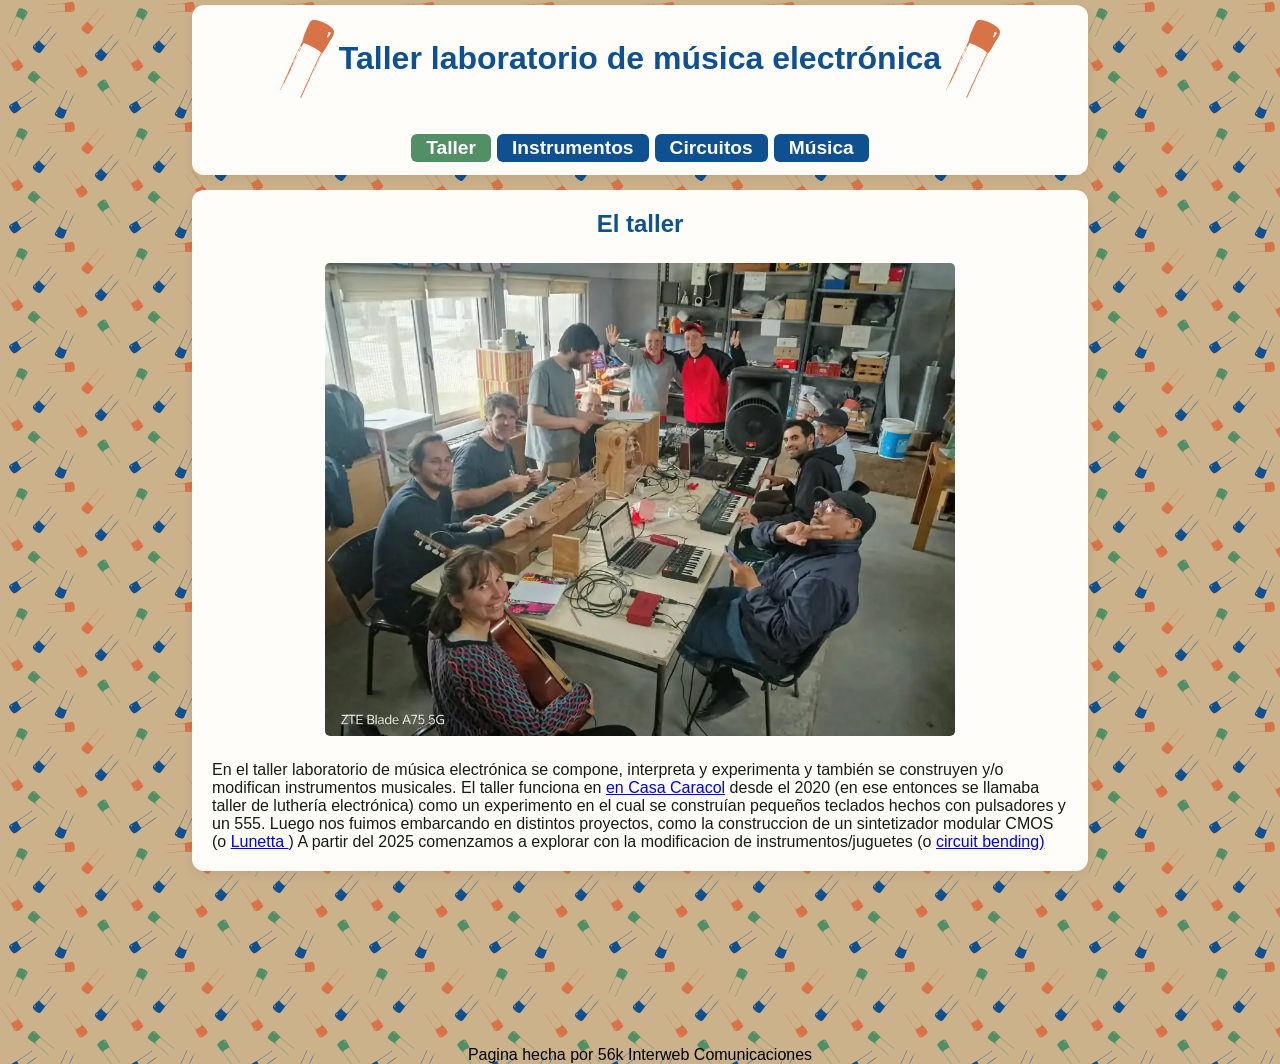
<file: index.html>
<!DOCTYPE html>
<html lang="es">

<head>
    <meta charset="UTF-8">
    <meta name="viewport" content="width=device-width, initial-scale=1.0">
    <title>TLME</title>
    <link rel="stylesheet" href="./estilos/style.css">
</head>

<body>
    <header>
        <div>
            <img src="./assets/capacitor.svg" alt="imagen de un capacitor">

            <h1>
                Taller laboratorio de música electrónica
            </h1>

            <img src="./assets/capacitor.svg" alt="imagen de un capacitor">
        </div>

        <nav>
            <ul>
                <li><a href="./index.html" aria-current="page">Taller</a></li>
                <li><a href="./instrumentos.html"> Instrumentos</a></li>
                <li><a href="./circuitos.html"> Circuitos</a></li>
                <li><a href="./musica.html"> Música</a></li>
            </ul>
        </nav>

    </header>

    <main>
        <section id="taller">
            <h2>
                El taller
            </h2>

            <img src="./assets/taller.webp" alt="el taller" width="1024" height="768">

            <p>
                En el taller laboratorio de música electrónica se compone,
                interpreta y experimenta y también se construyen y/o
                modifican instrumentos musicales.
                El taller funciona en <a href="https://linktr.ee/CasaCaracolMDP" target="_blank"> en Casa
                    Caracol</a>
                desde el 2020 (en ese entonces se llamaba taller de luthería electrónica) como un experimento
                en el cual se construían pequeños teclados
                hechos con pulsadores y un 555. Luego nos fuimos embarcando en distintos proyectos,
                como la construccion de un sintetizador modular CMOS
                (o <a
                    href="https://docs.google.com/document/d/1V9qerry_PsXTZqt_UDx7C-wcuMe_6_gyy6M_MyAgQoA/edit?tab=t.0"
                    target="_blank"> Lunetta </a>)
                A partir del 2025 comenzamos a explorar con la modificacion de instrumentos/juguetes
                (o <a href="https://en.wikipedia.org/wiki/Circuit_bending" target="_blank"> circuit bending)</a>
            </p>
        </section>
    </main>

    <footer>
        <p>
            Pagina hecha por 56k Interweb Comunicaciones
        </p>
    </footer>

</body>

</html>
</file>
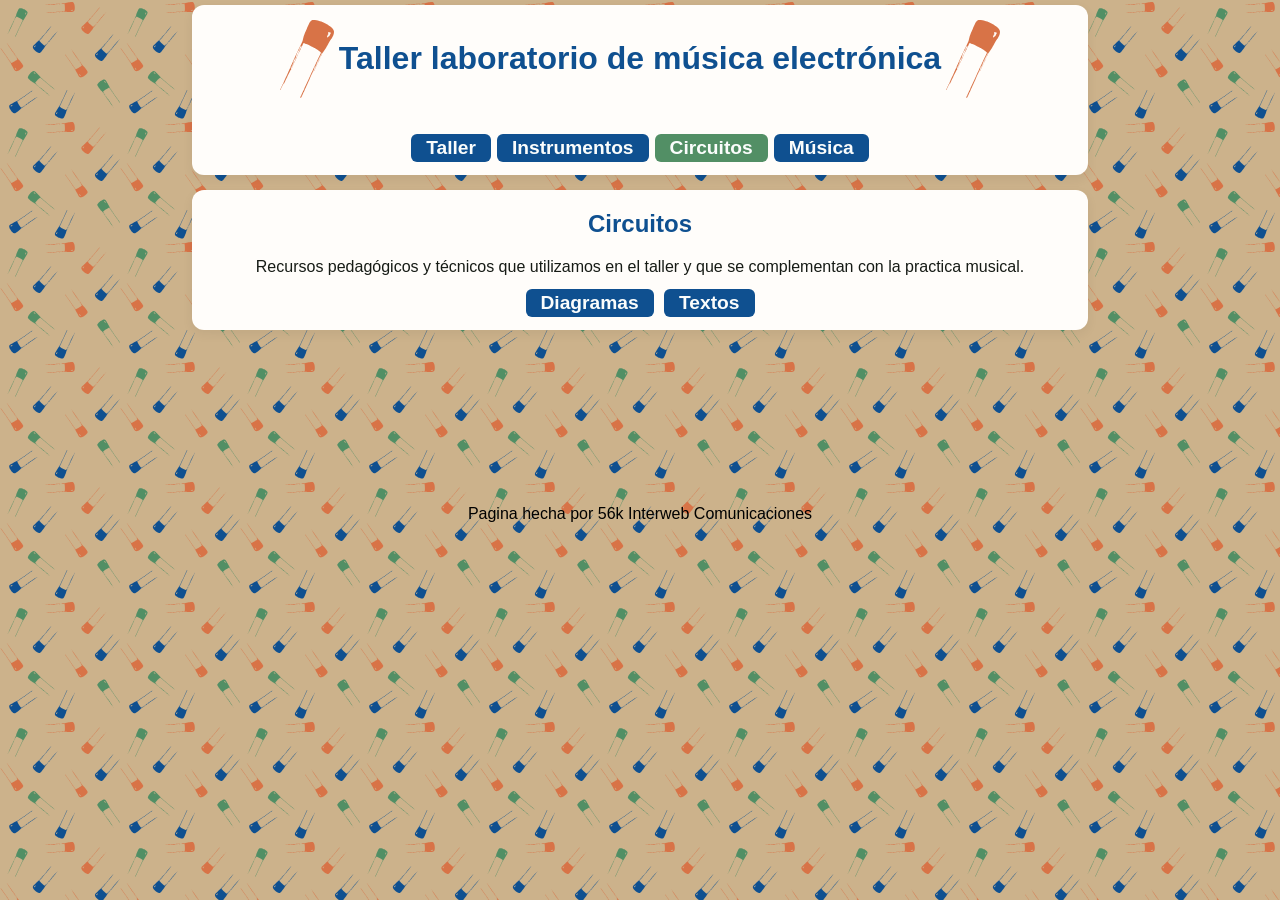
<file: circuitos.html>
<!DOCTYPE html>
<html lang="es">

<head>
    <meta charset="UTF-8">
    <meta name="viewport" content="width=device-width, initial-scale=1.0">
    <title>TLME</title>
    <link rel="stylesheet" href="./estilos/style.css">
</head>

<body>
    <header>
        <div>
            <img src="./assets/capacitor.svg" alt="imagen de un capacitor">

            <h1>
                Taller laboratorio de música electrónica
            </h1>

            <img src="./assets/capacitor.svg" alt="imagen de un capacitor">
        </div>

        <nav>
            <ul>
                <li><a href="./index.html">Taller</a></li>
                <li><a href="./instrumentos.html"> Instrumentos</a></li>
                <li><a href="./circuitos.html" aria-current="page"> Circuitos</a></li>
                <li><a href="./musica.html"> Música</a></li>
            </ul>
        </nav>

    </header>

    <main>
        <section id="circuitos">
            <h2>
                Circuitos
            </h2>
            <p>
                Recursos pedagógicos y técnicos que utilizamos en el taller y que se complementan con la practica
                musical.
            </p>

            <nav>
                <a href="https://drive.google.com/drive/folders/1W9xTWzK-E9thPkZ1Pwaa0SHVHJ707I5x?usp=drive_link"
                    target="_blank"> Diagramas</a>

                <a href="https://drive.google.com/drive/folders/1-6Q19fZo6RvL4JzKr99-4NXZNoeQMdE3?usp=sharing"
                    target="_blank"> Textos</a>
            </nav>
        </section>
    </main>

    <footer>
        <p>
            Pagina hecha por 56k Interweb Comunicaciones
        </p>
    </footer>

</body>

</html>
</file>
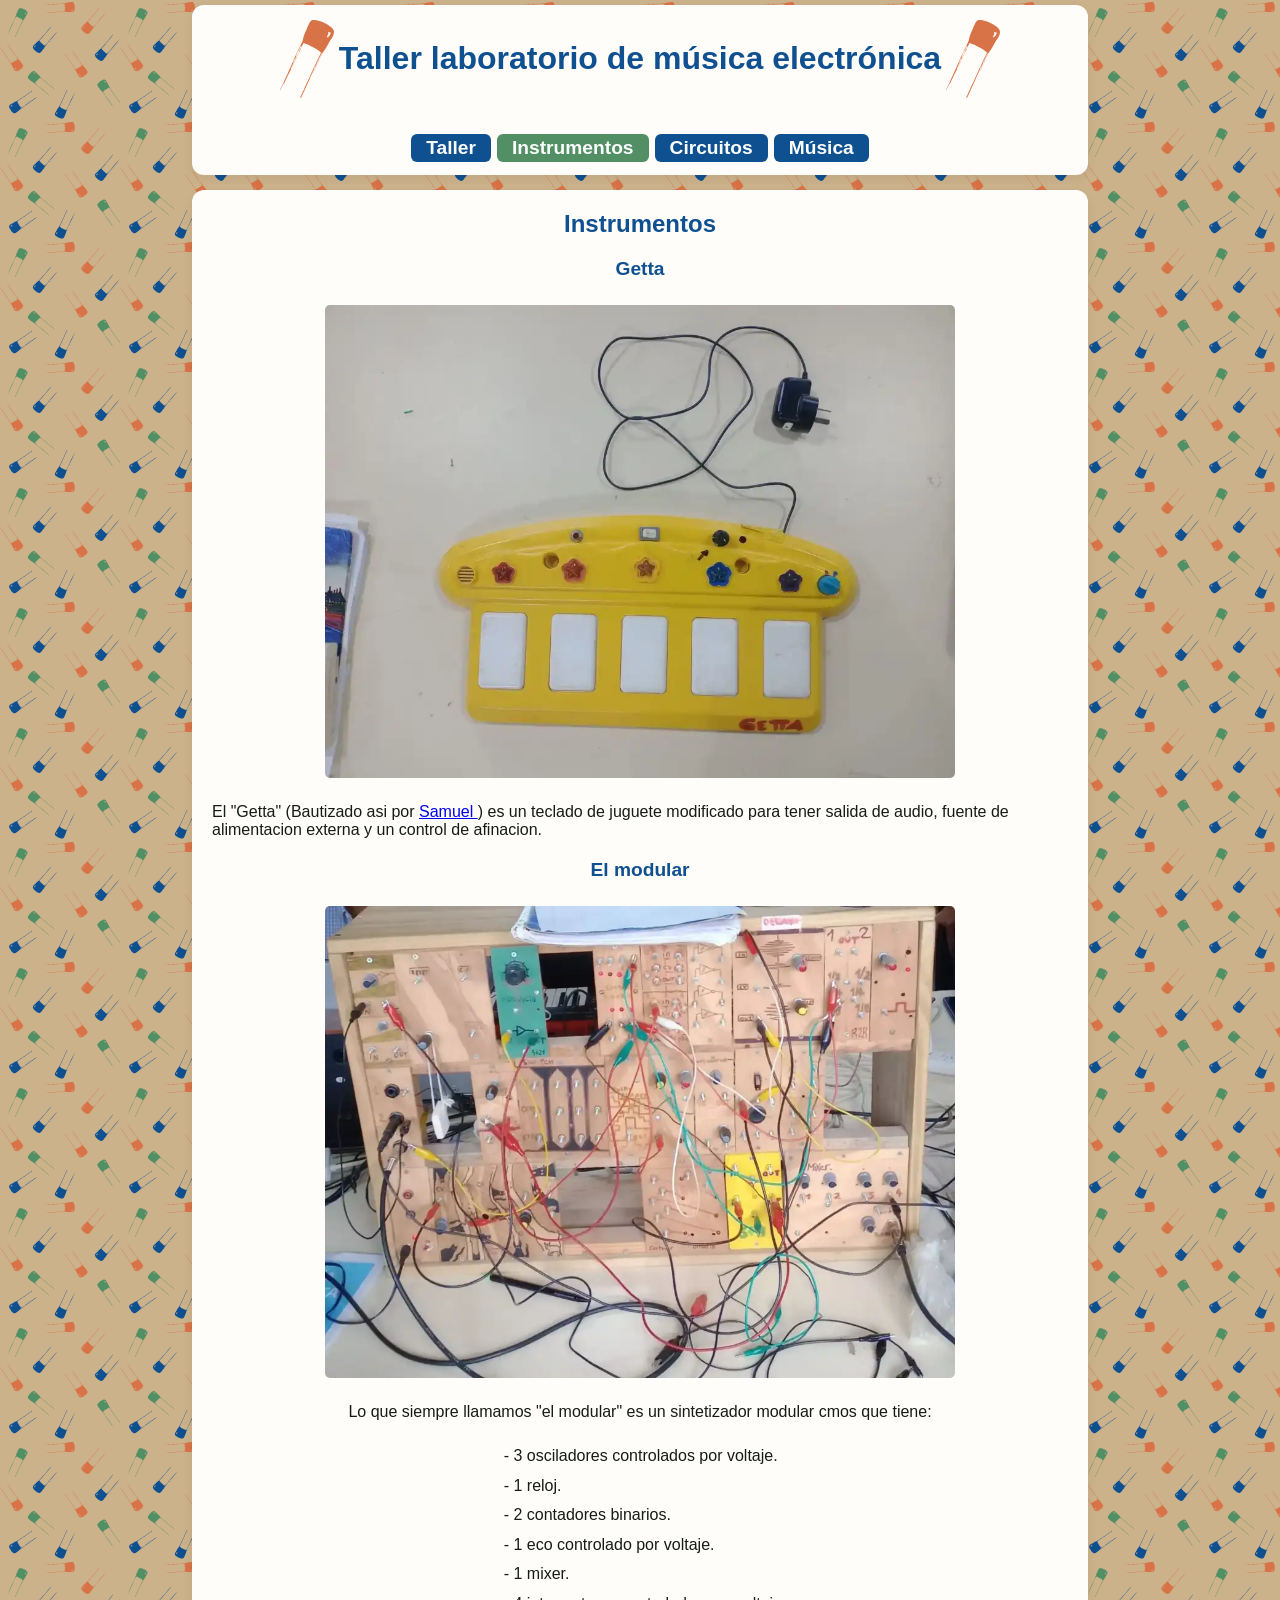
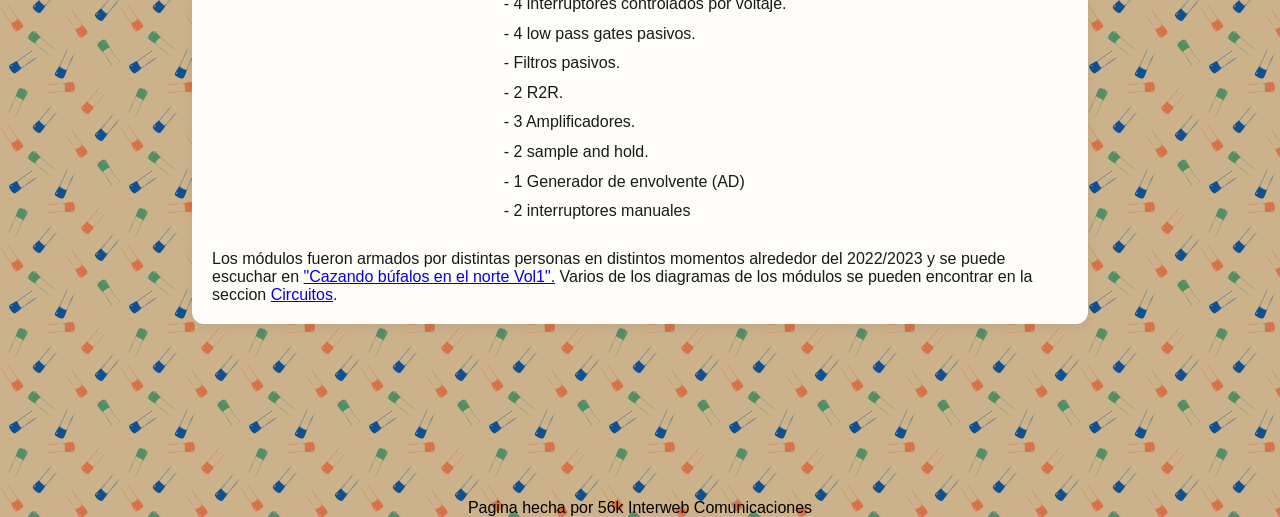
<file: instrumentos.html>
<!DOCTYPE html>
<html lang="es">

<head>
    <meta charset="UTF-8">
    <meta name="viewport" content="width=device-width, initial-scale=1.0">
    <title>TLME</title>
    <link rel="stylesheet" href="./estilos/style.css">
</head>

<body>
    <header>
        <div>
            <img src="./assets/capacitor.svg" alt="imagen de un capacitor">

            <h1>
                Taller laboratorio de música electrónica
            </h1>

            <img src="./assets/capacitor.svg" alt="imagen de un capacitor">
        </div>

        <nav>
            <ul>
                <li><a href="./index.html">Taller</a></li>
                <li><a href="./instrumentos.html" aria-current="page"> Instrumentos</a></li>
                <li><a href="./circuitos.html"> Circuitos</a></li>
                <li><a href="./musica.html"> Música</a></li>
            </ul>
        </nav>

    </header>

    <main>
        <section id="instrumentos">
            <h2>Instrumentos </h2>
            <h3>Getta </h3>
            <img src="./assets/getta.webp" alt="foto del teclado de juguete" width="1024" height="768">
            <p>
                El "Getta" (Bautizado asi por <a href="https://sxamcontreras.bandcamp.com/" target="_blank"> Samuel
                </a>) es
                un teclado de juguete modificado
                para tener salida de audio, fuente de alimentacion externa y un control de afinacion.
            </p>


            <h3>El modular</h3>
            <img src="./assets/modular2.webp" alt="foto de un sintetizador modular cmos" width="1024" height="768">
            <p>
                Lo que siempre llamamos "el modular" es un sintetizador modular cmos que tiene:
            </p>

            <ul class="lista-modulos">
                <li>3 osciladores controlados por voltaje.</li>
                <li>1 reloj.</li>
                <li>2 contadores binarios.</li>
                <li>1 eco controlado por voltaje.</li>
                <li>1 mixer.</li>
                <li>4 interruptores controlados por voltaje.</li>
                <li>4 low pass gates pasivos.</li>
                <li>Filtros pasivos.</li>
                <li>2 R2R.</li>
                <li>3 Amplificadores.</li>
                <li>2 sample and hold.</li>
                <li>1 Generador de envolvente (AD)</li>
                <li>2 interruptores manuales</li>
            </ul>

            <p>
                Los módulos fueron armados por distintas personas en distintos momentos alrededor del 2022/2023 y se
                puede escuchar
                en <a
                    href="https://tallerdelutheriaelectronica.bandcamp.com/album/cazando-b-falos-en-el-norte-vol-1?from=embed"
                    target="_blank">"Cazando
                    búfalos en el norte Vol1".</a>
                Varios de los diagramas de los módulos se pueden encontrar en la seccion <a href="circuitos.html">
                    Circuitos</a>.

            </p>

        </section>
    </main>

    <footer>
        <p>
            Pagina hecha por 56k Interweb Comunicaciones
        </p>
    </footer>

</body>

</html>
</file>
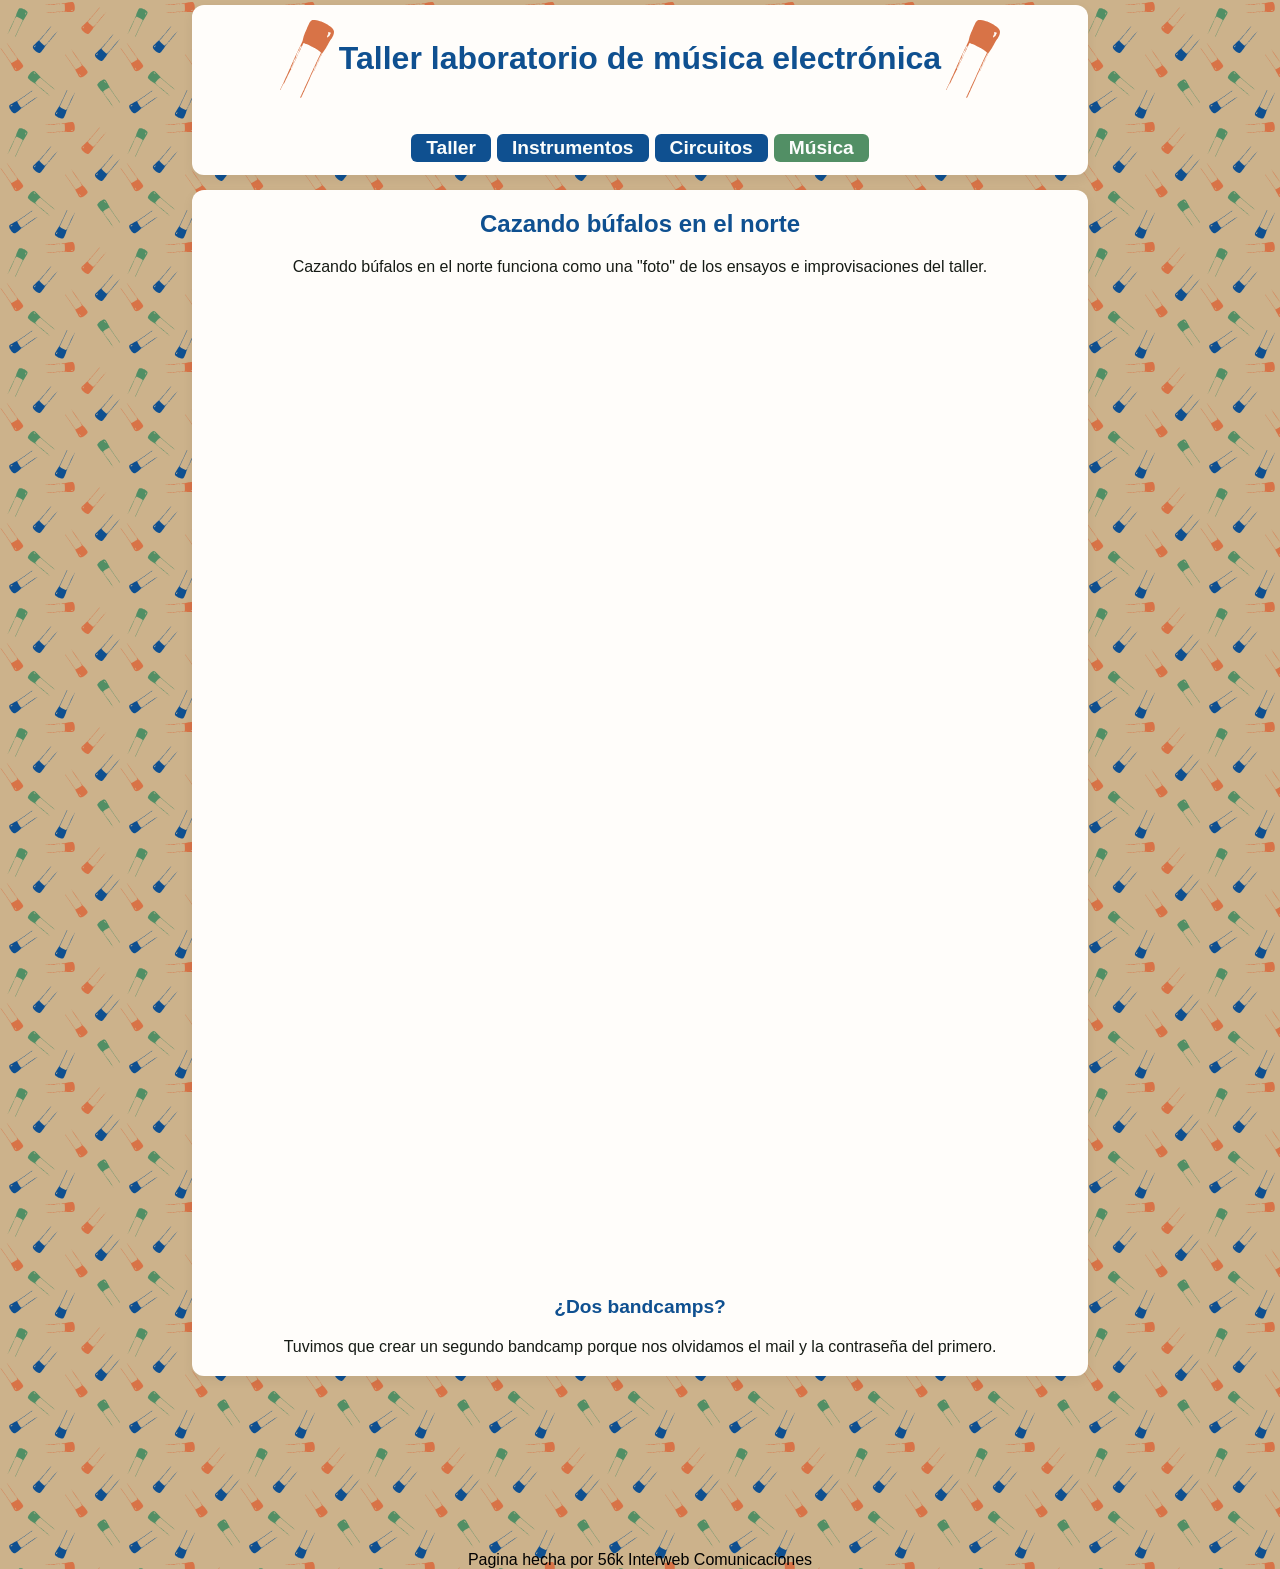
<file: musica.html>
<!DOCTYPE html>
<html lang="es">

<head>
    <meta charset="UTF-8">
    <meta name="viewport" content="width=device-width, initial-scale=1.0">
    <title>TLME</title>
    <link rel="stylesheet" href="./estilos/style.css">
</head>

<body>
    <header>
        <div>
            <img src="./assets/capacitor.svg" alt="imagen de un capacitor">

            <h1>
                Taller laboratorio de música electrónica
            </h1>

            <img src="./assets/capacitor.svg" alt="imagen de un capacitor">
        </div>

        <nav>
            <ul>
                <li><a href="./index.html">Taller</a></li>
                <li><a href="./instrumentos.html"> Instrumentos</a></li>
                <li><a href="./circuitos.html"> Circuitos</a></li>
                <li><a href="./musica.html" aria-current="page"> Música</a></li>
            </ul>
        </nav>

    </header>

    <main>
        <section id="musica">
            <h2>
                Cazando búfalos en el norte
            </h2>
            <p>
                Cazando búfalos en el norte funciona como una "foto"
                de los ensayos e improvisaciones del taller.
            </p>

            <div class="galeria-bandcamp">
                <iframe class="reproductor-bandcamp" width="350" height="470"
                    title="cazando-bufalos-en-el-norte-vol-iii"
                    src="https://bandcamp.com/EmbeddedPlayer/album=2343134124/size=large/bgcol=ffffff/linkcol=0687f5/transparent=true/"
                    seamless><a href="https://tlme.bandcamp.com/album/cazando-b-falos-en-el-norte-vol-iii"> Link de
                        Bandcamp
                        del álbum "Cazando búfalos en el norte vol III" de Taller laboratorio de música
                        electrónica</a></iframe>

                <iframe class="reproductor-bandcamp" width="350" height="470" title="cazando-bufalos-en-el-norte-vol-ii"
                    src="https://bandcamp.com/EmbeddedPlayer/album=1777500857/size=large/bgcol=ffffff/linkcol=0687f5/tracklist=false/transparent=true/"
                    seamless><a href="https://tlme.bandcamp.com/album/cazando-b-falos-en-el-norte-vol2">Cazando búfalos
                        en
                        el norte vol2 de Taller laboratorio de música electrónica</a></iframe>

                <iframe class="reproductor-bandcamp" width="350" height="470" title="cazando-bufalos-en-el-norte-vol-i"
                    src="https://bandcamp.com/EmbeddedPlayer/album=859822366/size=large/bgcol=ffffff/linkcol=0687f5/tracklist=false/transparent=true/"
                    seamless><a
                        href="https://tallerdelutheriaelectronica.bandcamp.com/album/cazando-b-falos-en-el-norte-vol-1">Cazando
                        búfalos en el norte vol. 1 de Taller de luthería electrónica</a></iframe>
            </div>

            <h3>
                ¿Dos bandcamps?
            </h3>

            <p>
                Tuvimos que crear un segundo bandcamp porque nos olvidamos el mail y la contraseña del primero.
            </p>
        </section>
    </main>

    <footer>
        <p>
            Pagina hecha por 56k Interweb Comunicaciones
        </p>
    </footer>

</body>

</html>
</file>
<file: estilos/style.css>
* {
    box-sizing: border-box;
    margin: 0;
    padding: 0;
    font-family: 'Lucida Sans', 'Lucida Sans Regular', 'Lucida Grande', 'Lucida Sans Unicode', Geneva, Verdana, sans-serif;
}

/* --sea-green: #528F65ff;
--steel-azure: #0F5090ff;
--dark-goldenrod: #C08328ff;
--burnt-peach: #D87347ff;
--white: #FBFDFCff; */

:root {
    /* 1. DOMINANTE / FONDO (60%) */
    --color-fondo: rgb(209, 182, 142);
    --color-superficie: #fffdfa;

    /* 2. SECUNDARIO / ESTRUCTURA (30%) */
    --color-caja-titulos: #0F5090ff;
    --color-bordes: black;
    --color-fondo-header: var(--color-superficie);

    /* 3. ACENTO / INTERACCIÓN (10%) */
    --color-hover: #528F65ff;
    --color-active: #D87347ff;
    --color-titulos: #0F5090ff;

    /* 4. TEXTO Y LECTURA */
    --color-texto: #161b15;
    --color-texto-links: #FBFDFCff;

    --ancho-imagen: 85vw;
    --ancho-secciones: 95vw;
    --alto-header: 170px;
    /* tengo que indicar el alto del header distinto a esto porque sino se me van a pegar las tarjetas */
}

html {
    scroll-padding-top: calc(var(--alto-header) + 30px);
    /* Evita que los links internos queden tapados */
    scroll-behavior: smooth;
}

header {
    background-color: var(--color-fondo-header);
    display: flex;
    flex-direction: column;
    justify-content: space-between;
    align-items: center;
    position: sticky;
    top: 0;
    z-index: 1000;
    height: var(--alto-header);
    width: var(--ancho-secciones);
}

header div {
    display: flex;
    flex-direction: row;
    align-items: center;
    justify-content: center;
    padding-bottom: 0.1rem;
}

header img {
    width: 3rem;
    padding: 5px;
    filter: invert(0%);
}

header nav ul {
    display: flex;
    flex-wrap: wrap;
    flex-direction: row;
    justify-content: space-around;
    align-items: center;
    list-style: none;
}

main {
    display: flex;
    flex-direction: column;
    justify-content: space-around;
    align-items: center;
    margin-bottom: var(--alto-header);
    /* Es para que la ultima seccion comience justo despues del header*/
}

section,
header {
    border-radius: 12px;
    padding: 10px;
    margin: 5px;
    box-shadow: 0 4px 12px rgba(0, 0, 0, 0.06);
}

section p {
    color: var(--color-texto);
    margin: 10px;
}

section {
    display: flex;
    flex-direction: column;
    justify-content: space-around;
    align-items: center;
    margin-top: 10px;
    width: var(--ancho-secciones);
    background-color: var(--color-superficie);
}

section img {
    width: var(--ancho-imagen);
    max-width: 100%;
    /* Evita que se salga de la tarjeta si la pantalla es más angosta */
    height: auto;
    /* Recalcula el alto proporcionalmente sin deformar la foto */
    padding: 5px;
    border-radius: 10px;
    margin: 10px;
}

.lista-modulos {
    list-style-type: "- ";
    padding-left: 20px;
    margin: 12px 0;
    line-height: 1.6;
    color: var(--color-texto);
}

.lista-modulos li {
    margin-bottom: 4px;
    /* Pequeña separación entre cada módulo */
}

body {
    background-color: var(--color-fondo);
    display: flex;
    flex-direction: column;
    align-items: center;
}

h1,
section h2,
section h3 {
    color: #0F5090ff;
}

h1 {
    font-size: 1.2rem;
}

section h2 {
    margin: 5px;
    padding: 5px;
    font-size: 1.5rem;
}

h3 {
    margin: 5px;
    padding: 5px;
    font-size: 1.2rem;
}

nav ul li a,
nav a {
    display: inline-block;
    /* Necesario para que respete bien el padding y margen */
    color: var(--color-texto-links);
    background-color: var(--color-caja-titulos);
    text-decoration: none;
    font-size: 1.2rem;
    font-weight: bold;
    /* Espaciado interno: crea el bloque de fondo sin chocar con los de al lado */
    padding: 3px 15px;
    margin: 3px;
    border-radius: 6px;
}

nav a[aria-current="page"] {
    background-color: var(--color-hover);
    font-weight: bold;
}

/* LLeva corchetes en lugar de llaves porque es un selector */
/* Selecciona un elemento del html (en este caso dentro de los nav a) */

nav ul li a:hover {
    background-color: var(--color-hover);
    border-color: var(--color-bordes);
    color: white;
}

nav ul li a:active {
    background-color: var(--color-active);
    color: var(--color-texto-links);
}

.reproductor-bandcamp {
    width: 100%;
    max-width: 350px;
    /* Ancho estándar de Bandcamp */
    height: 470px;
    /* Alto necesario para que se vea el reproductor grande */
    border: 0;
    display: block;
    margin: 5px;
}

.galeria-bandcamp {
    display: flex;
    flex-direction: column;
    align-items: center;
    /* Centra los reproductores horizontalmente */
    gap: 20px;
    /* Espacio entre reproductores */
    margin: 10px 0;
}

footer nav {
    display: flex;
    justify-content: center;
    margin: 5px;
}

@media (min-width: 768px) {

    header img {
        width: 4rem;
    }

    :root {
        --ancho-imagen: 50vw;
        --ancho-secciones: 70vw;
    }

    body {
        background-color: var(--color-fondo);
        /* Color beige de respaldo */
        background-image: url("../assets/fondo_capacitores.svg");
        background-repeat: repeat;
        /* Repite la imagen en horizontal y vertical */
        background-size: 120px 120px;
        /* Controla el tamaño de cada baldosa del mosaico */
    }

    h1 {
        font-size: 2rem;
    }

    h2 {
        font-size: 1.7rem;
    }

    .galeria-bandcamp {
        flex-direction: row;
        justify-content: center;
        flex-wrap: wrap;
    }
}
</file>
